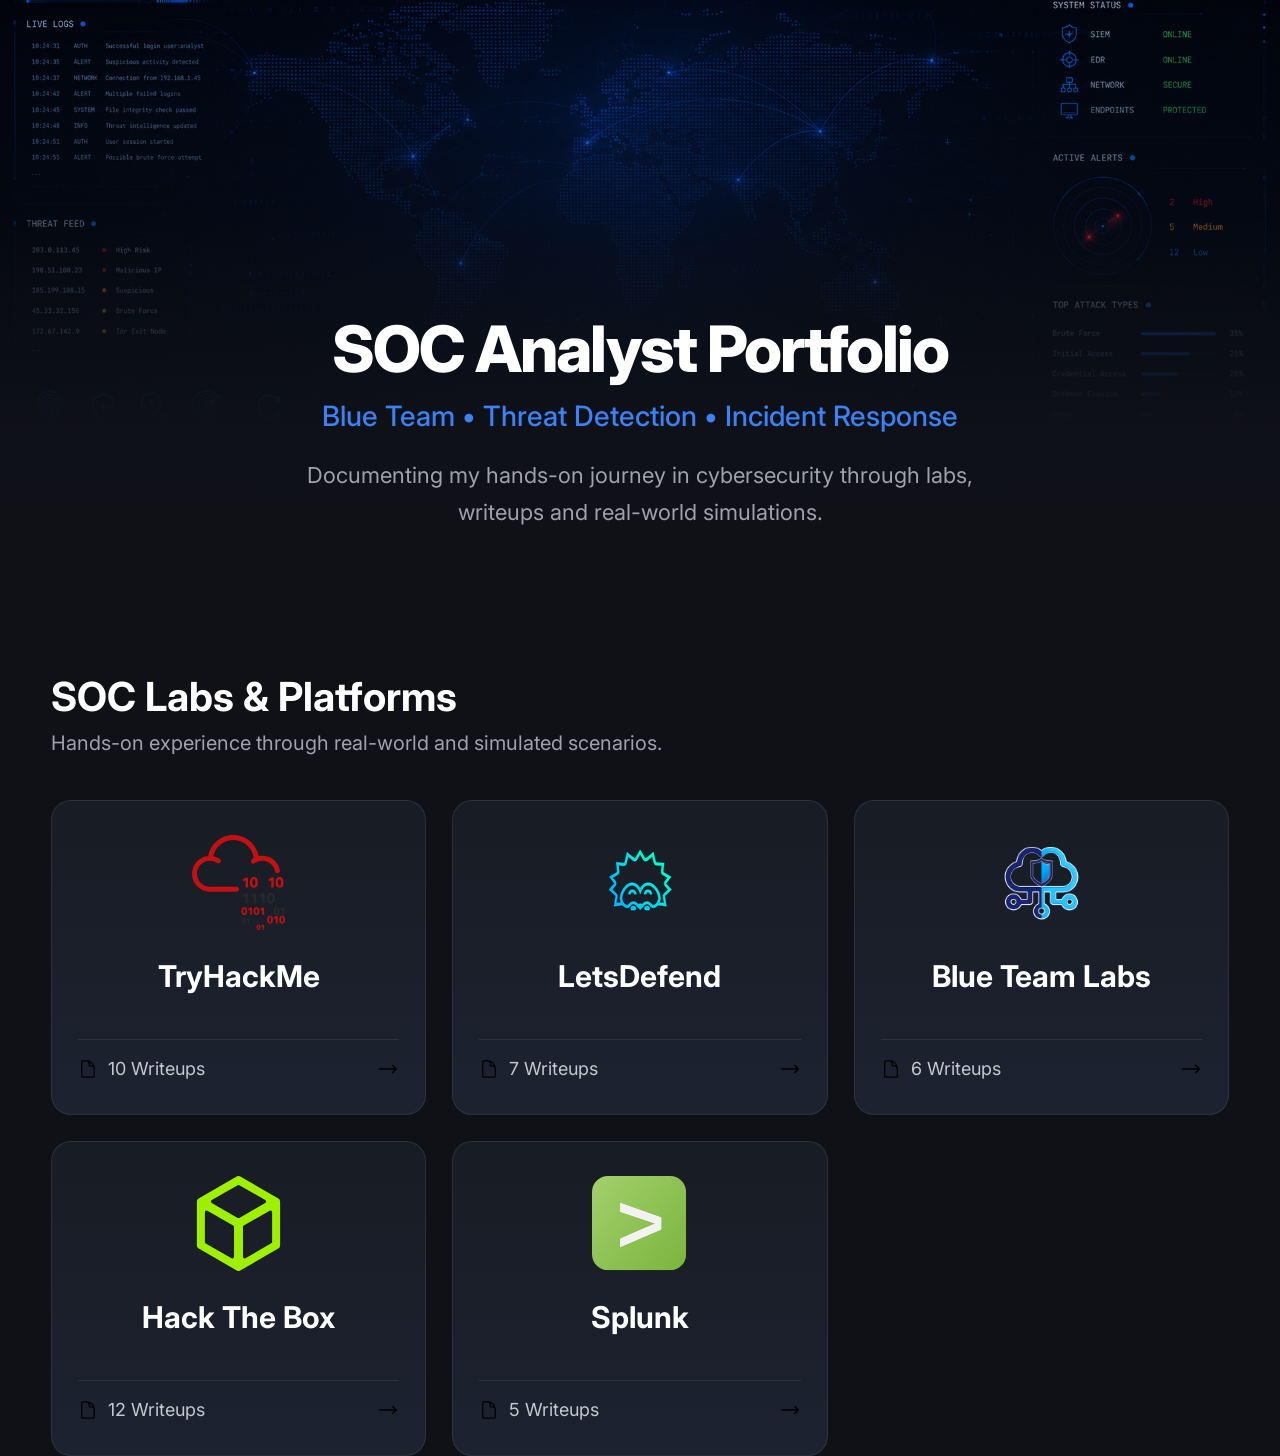
<file: index.html>
<!DOCTYPE html>
<html lang="en">
<head>
  <meta charset="UTF-8">
  <meta name="viewport" content="width=device-width, initial-scale=1.0">
  <title>SOC Analyst Portfolio</title>

  <link rel="preconnect" href="https://fonts.googleapis.com">
  <link rel="preconnect" href="https://fonts.gstatic.com" crossorigin>
  <link href="https://fonts.googleapis.com/css2?family=Inter:wght@300;400;500;600;700;800&display=swap" rel="stylesheet">

  <link rel="stylesheet" href="style.css">
</head>
<body>

<main>

  <!-- HERO -->
  <section class="hero">

    <div class="hero-banner">
      <img src="assets/images/banner.png" alt="SOC Banner">
    </div>

    <div class="hero-overlay"></div>

    <div class="hero-content">

      <h1>SOC Analyst Portfolio</h1>

      <h2>Blue Team • Threat Detection • Incident Response</h2>

      <p>
        Documenting my hands-on journey in cybersecurity
        through labs, writeups and real-world simulations.
      </p>

    </div>

  </section>

  <!-- SEPARACIÓN ENTRE HERO Y TARJETAS -->
  <section class="labs">

    <div class="section-header">


      <div>

        <h2>SOC Labs & Platforms</h2>

        <p>
          Hands-on experience through real-world and simulated scenarios.
        </p>

      </div>

    </div>

    <div class="cards">

      <a class="card" href="pages/tryhackme.html">
        <img class="platform-logo" src="assets/logos/tryhackme.svg" alt="TryHackMe">
        <h3>TryHackMe</h3>
        <div class="card-footer">
          <div class="writeups">
            <img src="assets/icons/document.svg" alt="">
            <span>10 Writeups</span>
          </div>
          <img class="arrow" src="assets/icons/arrow-right.svg" alt="">
        </div>
      </a>

      <a class="card" href="pages/letsdefend.html">
        <img class="platform-logo" src="assets/logos/letsdefend.png" alt="LetsDefend">
        <h3>LetsDefend</h3>
        <div class="card-footer">
          <div class="writeups">
            <img src="assets/icons/document.svg" alt="">
            <span>7 Writeups</span>
          </div>
          <img class="arrow" src="assets/icons/arrow-right.svg" alt="">
        </div>
      </a>

      <a class="card" href="pages/blueteamlabs.html">
        <img class="platform-logo" src="assets/logos/blueteamlabs.png" alt="Blue Team Labs">
        <h3>Blue Team Labs</h3>
        <div class="card-footer">
          <div class="writeups">
            <img src="assets/icons/document.svg" alt="">
            <span>6 Writeups</span>
          </div>
          <img class="arrow" src="assets/icons/arrow-right.svg" alt="">
        </div>
      </a>

      <a class="card" href="pages/hackthebox.html">
        <img class="platform-logo" src="assets/logos/hackthebox.svg" alt="Hack The Box">
        <h3>Hack The Box</h3>
        <div class="card-footer">
          <div class="writeups">
            <img src="assets/icons/document.svg" alt="">
            <span>12 Writeups</span>
          </div>
          <img class="arrow" src="assets/icons/arrow-right.svg" alt="">
        </div>
      </a>

      <a class="card" href="pages/splunk.html">
        <img class="platform-logo" src="assets/logos/splunk.svg" alt="Splunk">
        <h3>Splunk</h3>
        <div class="card-footer">
          <div class="writeups">
            <img src="assets/icons/document.svg" alt="">
            <span>5 Writeups</span>
          </div>
          <img class="arrow" src="assets/icons/arrow-right.svg" alt="">
        </div>
      </a>

    </div>

  </section>

</main>

<script src="script.js"></script>

</body>
</html>
</file>
<file: style.css>
:root{
  --bg:#0F1117;
  --card:#181C24;
  --card2:#1c2230;
  --text:#fff;
  --muted:#A1A1AA;
  --blue:#3B82F6;
  --border:rgba(255,255,255,.08);
}

*{margin:0;padding:0;box-sizing:border-box}
html{scroll-behavior:smooth}
body{
    background:linear-gradient(180deg,#0b0f19,#0f1117 35%);
    color:var(--text);
    font-family:'Inter',sans-serif;
}

.container{
    width:min(1380px,92%);
    margin:auto;
    padding-bottom:80px;
}

/* HERO */

.hero{
    position:relative;
    overflow:hidden;
    border-radius:0 0 24px 24px;
}

.hero-banner{
    height:430px;
    overflow:hidden;
    position:relative;
}

.hero-banner img{
    width:100%;
    height:100%;
    object-fit:cover;
    display:block;
}

.hero-banner::after{
    content:"";
    position:absolute;
    inset:0;
    background:
    linear-gradient(to bottom,
    rgba(8,11,20,.15),
    rgba(8,11,20,.55),
    rgba(15,17,23,.98));
}

.hero-content{
    margin-top:-120px;
    position:relative;
    z-index:10;
    display:flex;
    flex-direction:column;
    align-items:center;
    text-align:center;
    padding-bottom:50px;
}

.shield{
    width:120px;
    height:120px;
    display:grid;
    place-items:center;
    margin-bottom:22px;
}

.shield img{
    width:90px;
    height:90px;
    object-fit:contain;
    filter:
        brightness(0)
        saturate(100%)
        invert(43%)
        sepia(99%)
        saturate(1700%)
        hue-rotate(205deg)
        brightness(1.15)
        drop-shadow(0 0 14px rgba(59,130,246,.45));
}

.hero h1{
    font-size:64px;
    font-weight:800;
    letter-spacing:-2px;
    margin-bottom:12px;
}

.hero h2{
    color:var(--blue);
    font-size:28px;
    font-weight:500;
    margin-bottom:24px;
}

.hero p{
    color:var(--muted);
    max-width:700px;
    font-size:22px;
    line-height:1.7;
}

hr{
    border:none;
    height:1px;
    background:rgba(255,255,255,.08);
    margin:25px 0 45px;
}

/* SECTION */

.section-title{
    display:flex;
    align-items:flex-start;
    gap:22px;
    margin-bottom:35px;
}

.section-icon{
    width:52px;
}

.section-icon img{
    width:42px;
}

.section-title h2{
    font-size:40px;
    margin-bottom:10px;
}

.section-title p{
    color:var(--muted);
    font-size:20px;
}

/* LABS */

.labs{
    width:min(1380px,92%);
    margin:90px auto 0;
}

.section-header{
    display:flex;
    align-items:flex-start;
    gap:22px;
    margin-bottom:45px;
}

.flask-icon{
    width:42px;
    height:42px;
    object-fit:contain;
}

.section-header h2{
    font-size:40px;
    margin-bottom:10px;
}

.section-header p{
    color:var(--muted);
    font-size:20px;
}

/* CARDS */

.cards{
    display:grid;
    grid-template-columns:repeat(5,1fr);
    gap:26px;
}

.card{
    text-decoration:none;
    color:white;
    background:linear-gradient(180deg,var(--card),var(--card2));
    border:1px solid var(--border);
    border-radius:20px;
    padding:34px 26px;
    display:flex;
    flex-direction:column;
    align-items:center;
    transition:.28s ease;
    min-height:315px;
}

.card:hover{
    transform:translateY(-8px);
    border-color:rgba(59,130,246,.45);
    box-shadow:
    0 15px 40px rgba(0,0,0,.45),
    0 0 25px rgba(59,130,246,.18);
}

.platform-logo{
    width:95px;
    height:95px;
    object-fit:contain;
    margin-bottom:28px;
    transition:.28s ease;
}

.card:hover .platform-logo{
    transform:scale(1.03);
}

.card h3{
    font-size:30px;
    text-align:center;
    margin-bottom:auto;
}

.card-footer{
    margin-top:34px;
    width:100%;
    border-top:1px solid rgba(255,255,255,.08);
    padding-top:18px;
    display:flex;
    align-items:center;
    justify-content:space-between;
}

.writeups{
    display:flex;
    align-items:center;
    gap:10px;
}

.writeups img{
    width:20px;
}

.writeups span{
    color:#c6c8cf;
    font-size:18px;
}

.arrow{
    width:22px;
    transition:.25s;
}

.card:hover .arrow{
    transform:translateX(6px);
}

@media(max-width:1300px){
.cards{grid-template-columns:repeat(3,1fr);}
}

@media(max-width:900px){
.hero h1{font-size:44px}
.hero h2{font-size:22px}
.hero p{font-size:18px}
.cards{grid-template-columns:repeat(2,1fr);}
}

@media(max-width:600px){
.container{width:94%}
.hero-banner{height:280px}
.hero-content{margin-top:-80px}
.hero h1{font-size:34px}
.hero h2{font-size:18px}
.hero p{font-size:16px}
.section-title h2{font-size:28px}
.cards{grid-template-columns:1fr;}
.card{min-height:260px}
}
</file>
